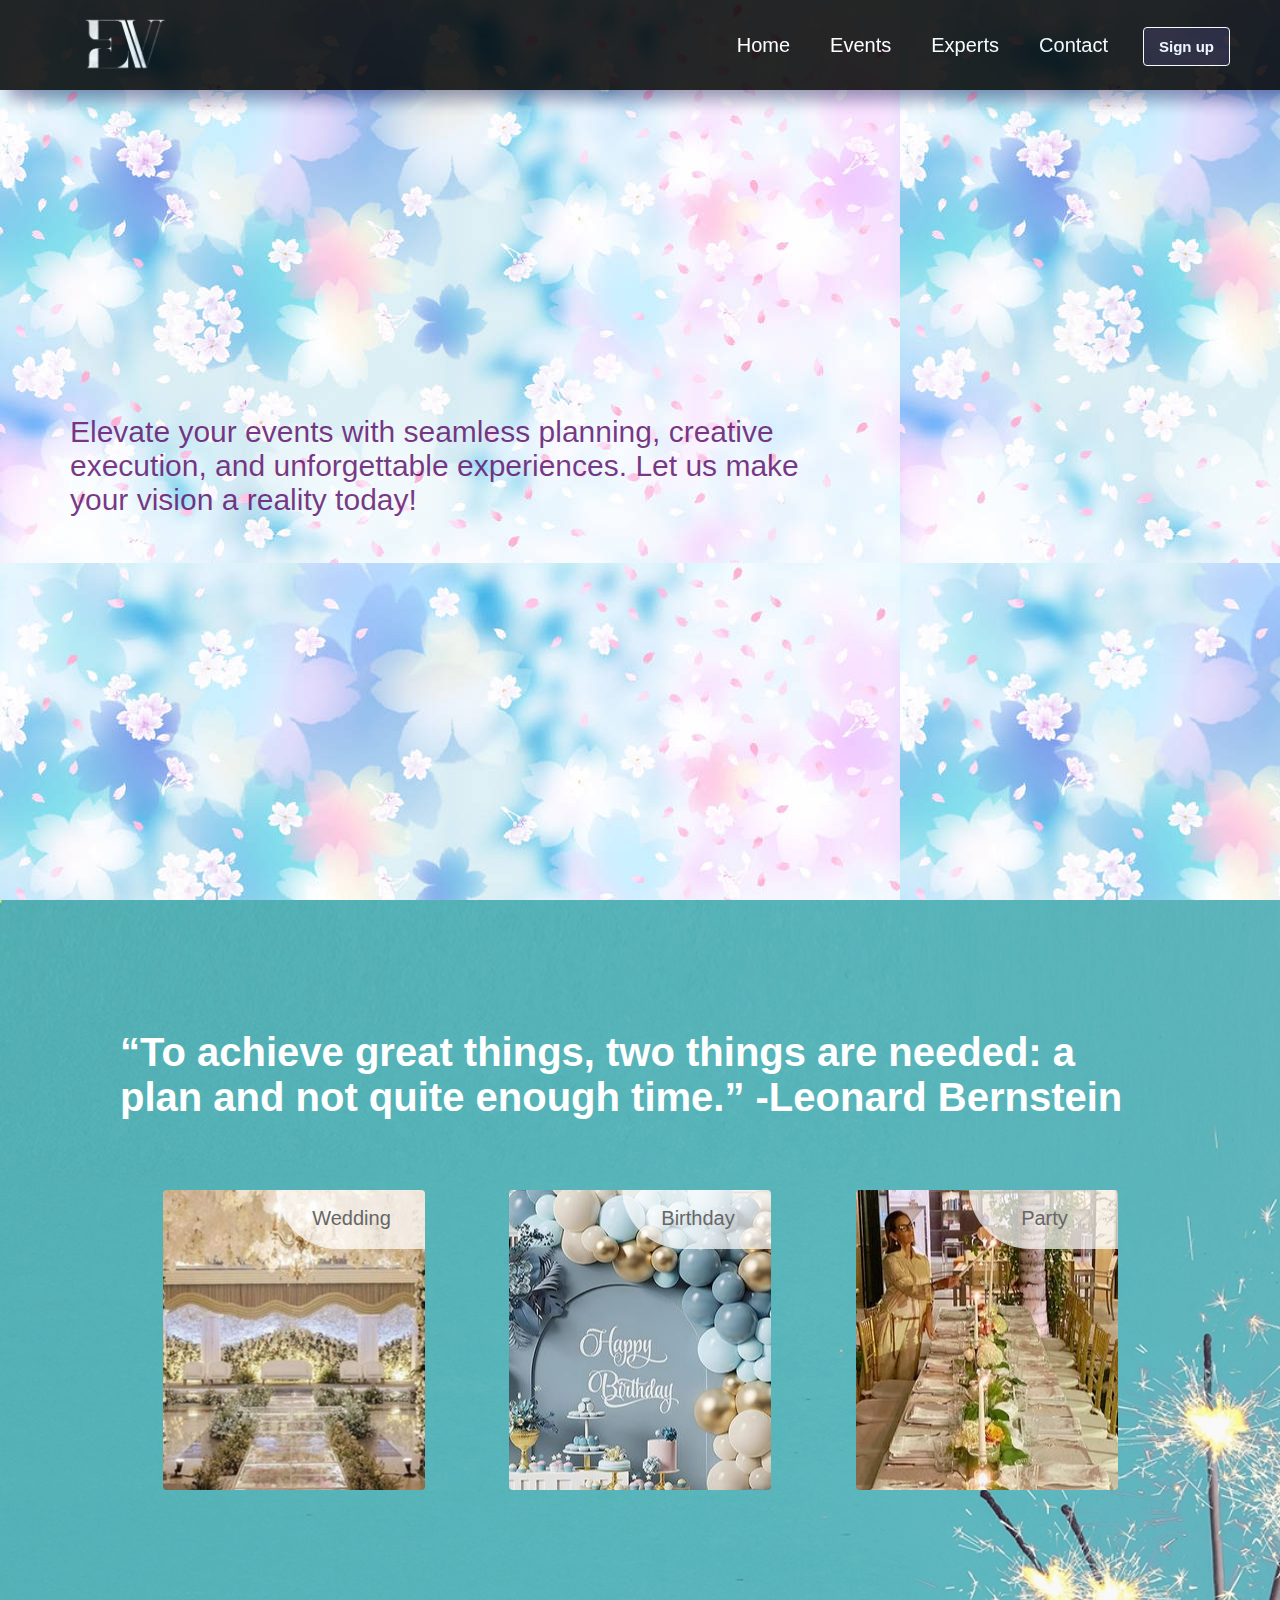
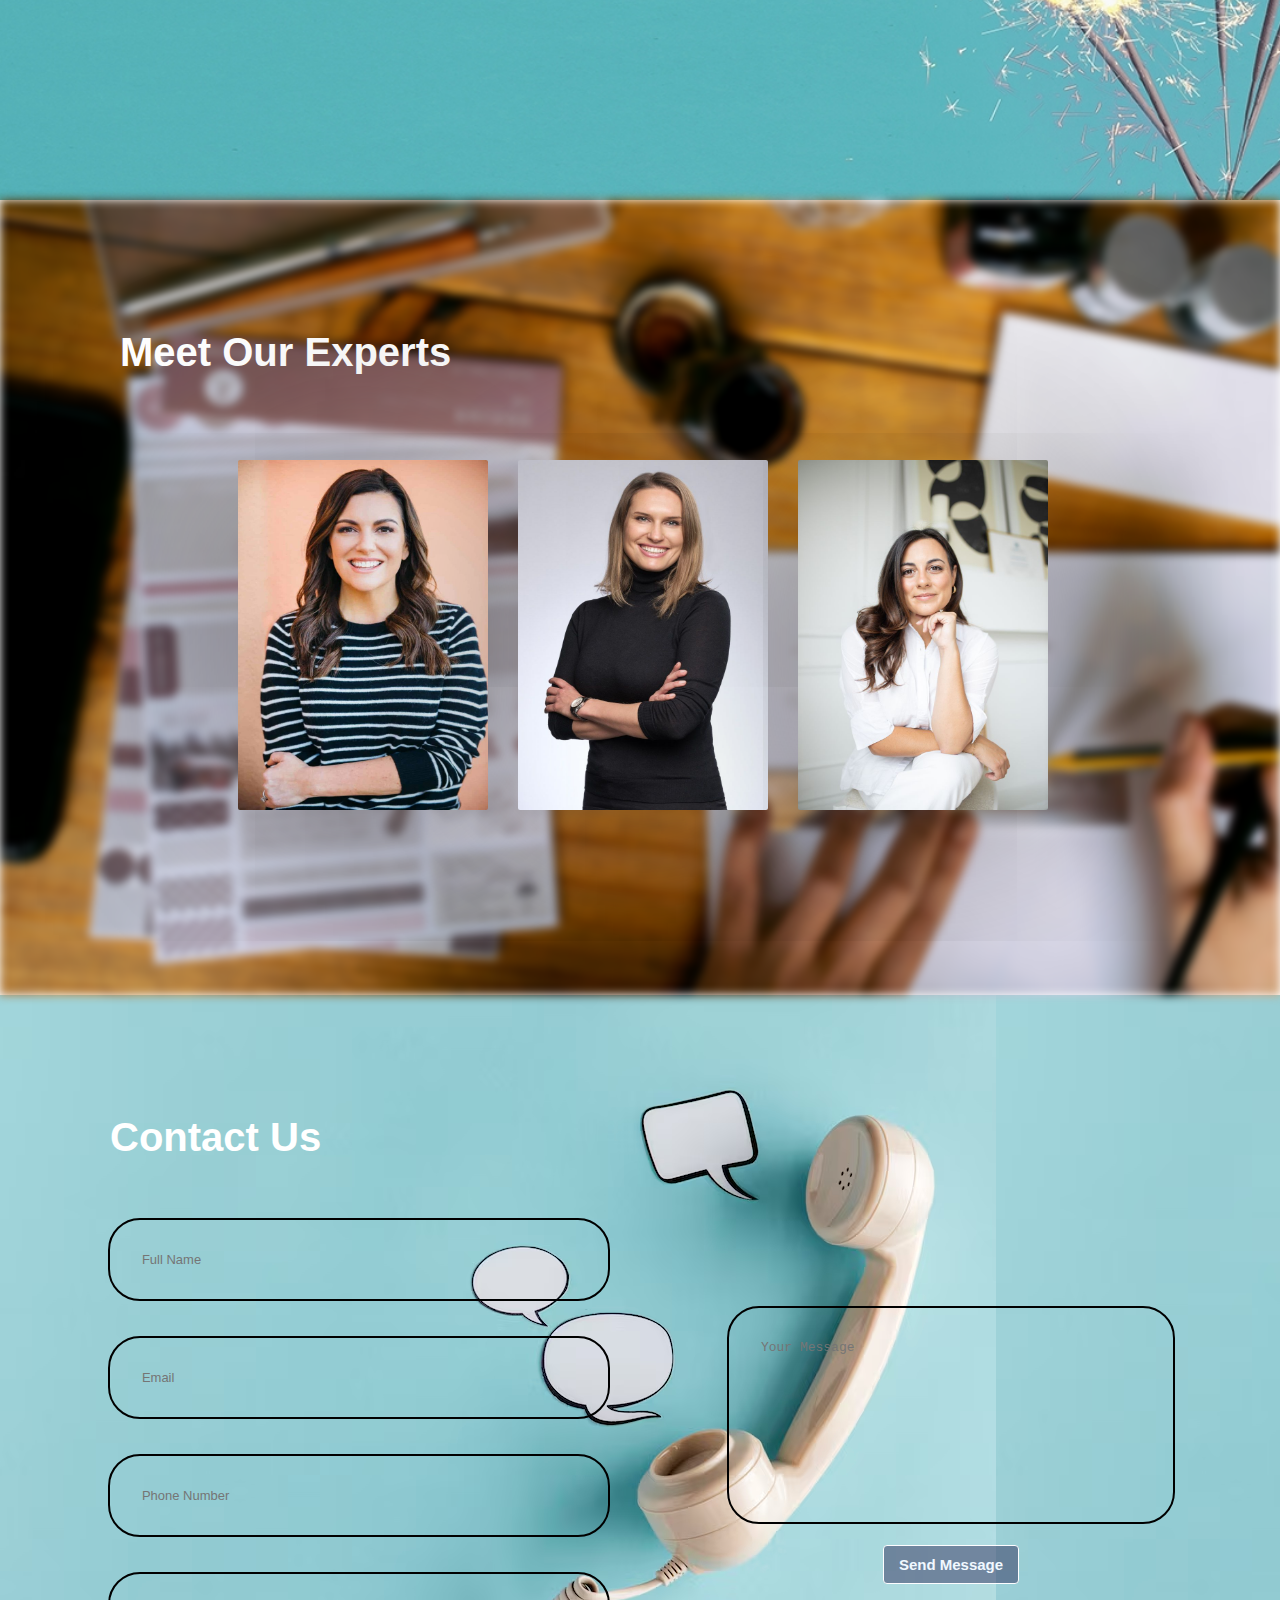
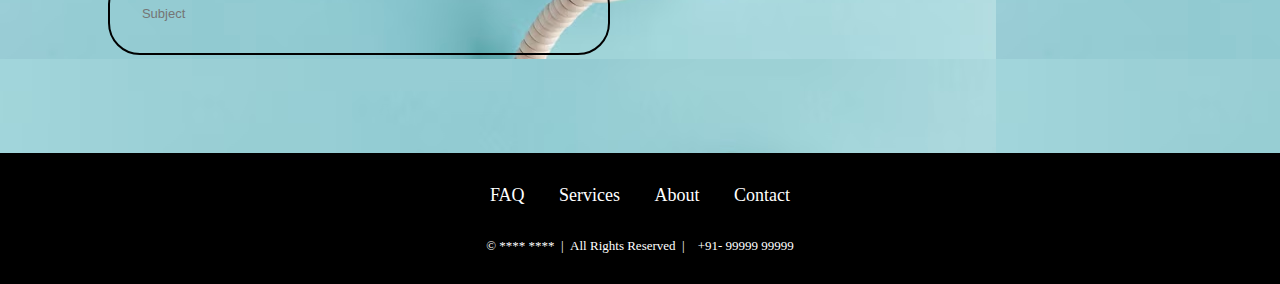
<file: pronew/html/index.html>
<!DOCTYPE html>
<html lang="en">
<head>
    <meta charset="UTF-8">
    <meta name="viewport" content="width=device-width, initial-scale=1.0">
    <title>Document</title>
    <link rel="stylesheet" href="../css/style.css">
    <link rel="preconnect" href="https://fonts.googleapis.com">
    <link rel="preconnect" href="https://fonts.gstatic.com" crossorigin>
    <link href="https://fonts.googleapis.com/css2?family=Merienda:wght@300..900&family=Noto+Serif:ital,wght@0,100..900;1,100..900&display=swap" rel="stylesheet">
</head>
<body>
    <div class="home" id="home">
    <div class="nav">
      <div class="logo">
          <img src="../image/main_logo.png" width="300px" alt="logo" srcset="">
      </div>
      <div class="hamburger" onclick="toggleMenu()">
          &#9776;
      </div>
      <div class="nav_ele" id="navMenu" >
          <ul class="mini_nav">
              <a href="#home"><li>Home</li></a>
              <a href="#events"><li>Events</li></a>
              <a href="#expert"><li>Experts</li></a>
              <a href="#contact"><li>Contact</li></a>
          </ul>
          <div class="btn">
              <a href="../html/login.html"><button class="homebtn">Sign up</button></a>
          </div>
      </div>
  </div>
  
  
    <div class="quote" >
        <div class="heading  typing_animation">
            <p class="firstline">Crafting <span class="color">Moments,</span> 
                Creating <span class="color">Memories</span>
            </p> 
            <p class="secondline">Your Event, Our Expertise.</p>
        </div><br><br><br>
        <div class="details text">Elevate your events with seamless planning, creative execution, and unforgettable experiences. Let us make your vision a reality today!</div>
    </div>
 </div>


 <div class="events" id="events">
  <p class="title" id="">“To achieve great things, two things are needed: a plan and not quite enough time.” 
    -Leonard Bernstein</p><br>
    <div id="card">
     
        <div class="container">
         
            <a class="card1 card" href="#">
              
              <p class="small">Transform your wedding into a fairy tale with our enchanted forest theme. Let lush greenery, twinkling lights, and whimsical touches transport you to a magical realm. Create memories amidst nature's beauty, under a canopy of stars. Let us craft an unforgettable celebration that reflects your love story's enchantment.</p>
              <div class="go-corner" href="#">
                <div class="go-arrow">
                  Wedding
                </div>
              </div>
            </a>
            <a class="card2 card" href="#">
              
              <p class="small">Transform your celebration with bespoke birthday decor! From custom-themed balloon arches to personalized banners and table settings, our team crafts unforgettable ambiance tailored to your style. Elevate your event with our attention to detail and creativity. Make this birthday one to remember with our unique decorations!</p>
             
              <div class="go-corner" href="#">
                <div class="go-arrow">
                  Birthday
                </div>
              </div>
            </a>
            <a class="card3 card" href="#">
              <p class="small">Transform your party space into a whimsical wonderland with our innovative holographic décor, featuring interactive projections that dance to the rhythm of your music. Elevate the atmosphere with customizable light sculptures and floating installations, ensuring an unforgettable experience for you and your guests. Let imagination ignite your celebration!</p>
            
              <div class="go-corner" href="#">
                <div class="go-arrow">
                  Party
                </div>
              </div>
            </a>
            </div>
 </div>
 </div>


<div class="expert" id="expert">
  <p class="title">Meet Our Experts</p>
<div class="experts">
 <div class="expcont">
  <div class="expcard">
    <div class="imgbx">
      <img src="../image/exp1.jfif" alt="">
    </div>
    <div class="content">
      <p>Jonita Jones</p>
      <p>planner</p>
    </div>
  </div>
 </div>
 <div class="expcont">
  <div class="expcard">
    <div class="imgbx">
      <img src="../image/exp2.jfif" alt="">
    </div>
    <div class="content">
      <p>Laith Jorden</p>
      <p>planner</p>
    </div>
  </div>
 </div>
 <div class="expcont">
  <div class="expcard">
    <div class="imgbx">
      <img src="../image/exp3.jfif" alt="">
    </div>
    <div class="content">
      <p>Shea Miller</p>
      <p>planner</p>
    </div>
  </div>
 </div>
 </div>
</div> 


  <div class="contact" id="contact">
    <p class="title">Contact Us</p>
    <form action="https://formspree.io/f/xbjnnyar" method="post">
      <div class="input-group">
        <div class="input-box">
          <input type="text" name="full name" placeholder="Full Name" required>
          <input type="email" name="email" placeholder="Email" required>
        </div>
        <div class="input-box">
          <input type="number" name="number" placeholder="Phone Number">
          <input type="text" name="subject" placeholder="Subject">
        </div>
      </div>

      <div class="input-group-2">
        <textarea name="Message" id="" cols="30" rows="10" placeholder="Your Message" required></textarea>
        <input type="submit" value="Send Message" class="homebtn">
      </div>
    </form>
  </div>



  <footer class="footer">
    <ul>
      <li><a href="#">FAQ</a></li>
      <li><a href="#service">Services</a></li>
      <li><a href="#home">About</a></li>
      <li><a href="#contact">Contact</a></li>
    </ul>
    <p class="copyright">
      © **** **** &nbsp;| &nbsp;All Rights Reserved &nbsp;|&nbsp; &nbsp;<i class="fa fa-phone"></i> +91- 99999 99999 
    </p>
  </footer>

  <script src="../js/home.js"></script>
</body>
</html>
</file>
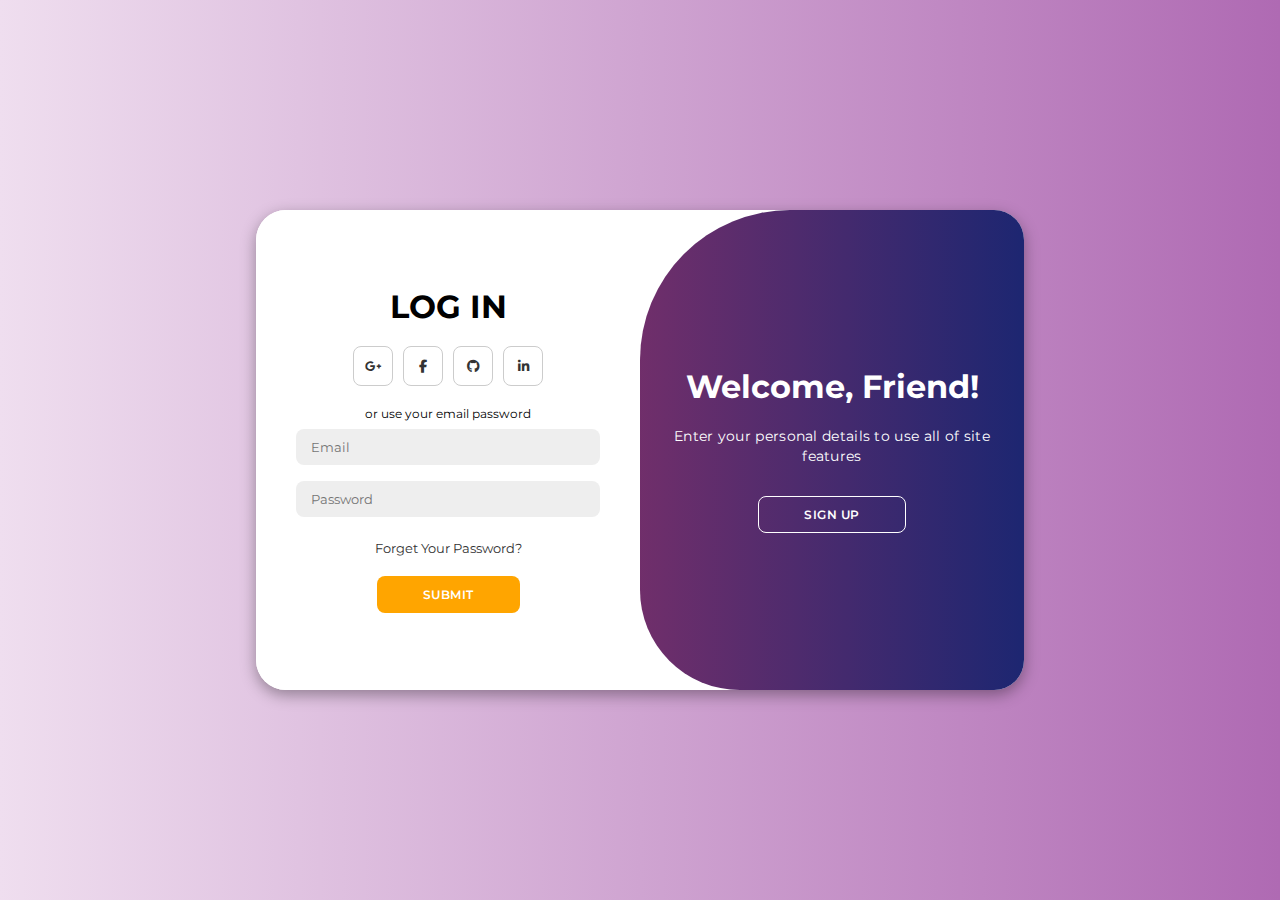
<file: pronew/html/login.html>
<!DOCTYPE html>
<html lang="en">
<head>
    <meta charset="UTF-8">
    <meta name="viewport" content="width=device-width, initial-scale=1.0">
    <link rel="stylesheet" href="https://cdnjs.cloudflare.com/ajax/libs/font-awesome/6.4.2/css/all.min.css">
    <link rel="stylesheet" href="../css/login.css">
    <title>Login Page</title>
</head>
<body>

    <div class="container" id="container">
        <div class="form-container sign-up">
            <form>
                <h1>Create Account</h1>
                <div class="social-icons">
                    <a href="#" class="icon"><i class="fa-brands fa-google-plus-g"></i></a>
                    <a href="#" class="icon"><i class="fa-brands fa-facebook-f"></i></a>
                    <a href="#" class="icon"><i class="fa-brands fa-github"></i></a>
                    <a href="#" class="icon"><i class="fa-brands fa-linkedin-in"></i></a>
                </div>
                <span>or use your email for registration</span>
                <input type="text" placeholder="Name">
                <input type="email" placeholder="Email">
                <input type="password" placeholder="Password">
                <button type="submit">Sign Up</button>
                
                <!-- New Login Button for Small Screens -->
                 <p class="hide">Already have an account ?</p>
                <a href="../html/small_screen.html"><button  type="button" class="small-screen-button" id="smallScreenLogin">LOG IN</button></a>
            </form>
        </div>

        

        <div class="form-container sign-in">
            <form>
                <h1>LOG IN</h1>
                <div class="social-icons">
                    <a href="#" class="icon"><i class="fa-brands fa-google-plus-g"></i></a>
                    <a href="#" class="icon"><i class="fa-brands fa-facebook-f"></i></a>
                    <a href="#" class="icon"><i class="fa-brands fa-github"></i></a>
                    <a href="#" class="icon"><i class="fa-brands fa-linkedin-in"></i></a>
                </div>
                <span>or use your email password</span>
                <input type="email" placeholder="Email">
                <input type="password" placeholder="Password">
                <a href="#">Forget Your Password?</a>
                <button>Submit</button>
            </form>
        </div>
        <div class="toggle-container">
            <div class="toggle">
                <div class="toggle-panel toggle-left">
                    <h1>Welcome Back!</h1>
                    <p>Already have an account?</p>
                    <button class="hidden" id="login">LOG In</button>
                </div>
                <div class="toggle-panel toggle-right">
                    <h1>Welcome, Friend!</h1>
                    <p>Enter your personal details to use all of site features</p>
                    <button class="hidden" id="register">Sign Up</button>
                   
                </div>
            </div>
        </div>
    </div>

    <script src="../js/login.js"></script>

</body>
</html>
</file>
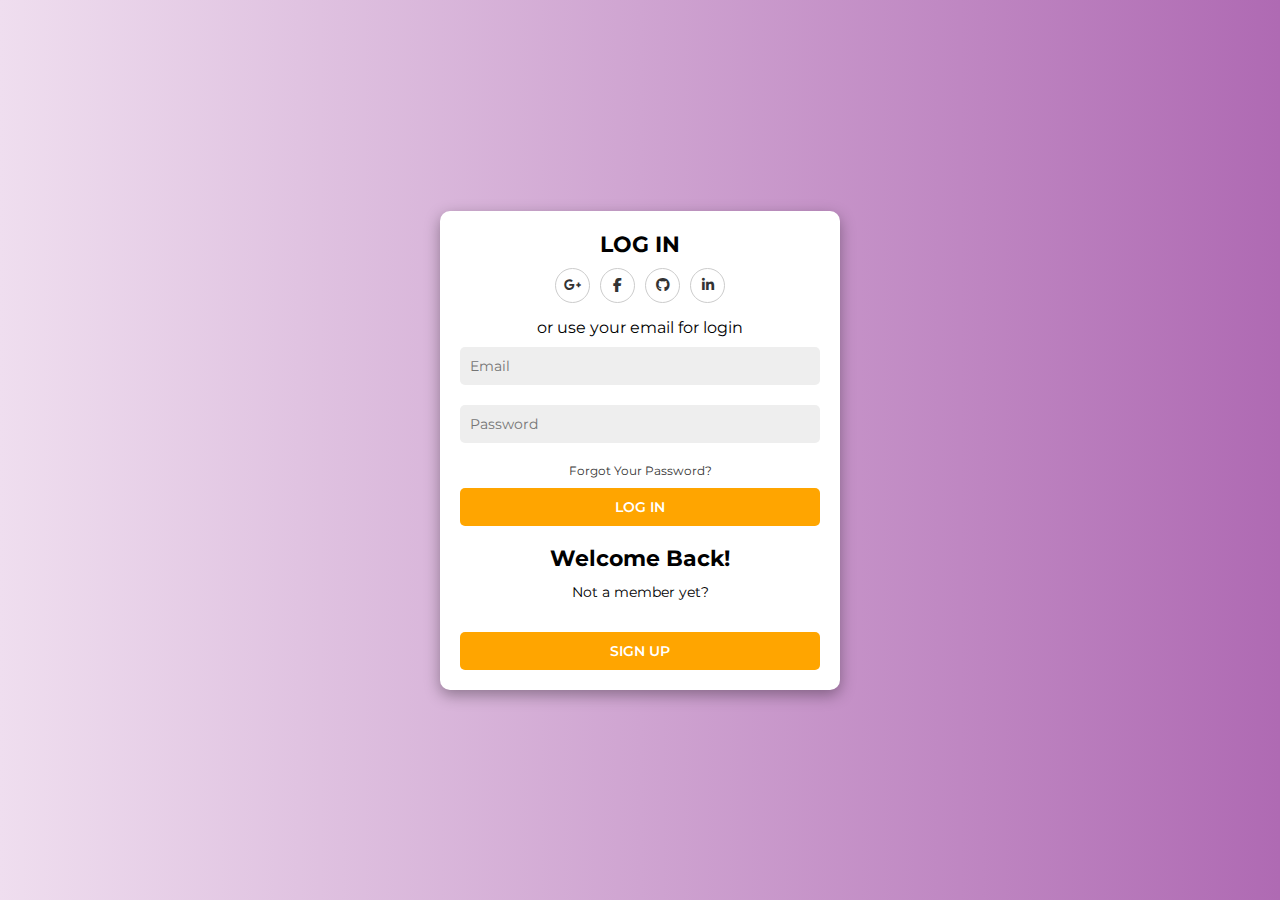
<file: pronew/html/small_screen.html>
<!DOCTYPE html>
<html lang="en">
<head>
    <meta charset="UTF-8">
    <meta name="viewport" content="width=device-width, initial-scale=1.0">
    <link rel="stylesheet" href="https://cdnjs.cloudflare.com/ajax/libs/font-awesome/6.4.2/css/all.min.css">
    <link rel="stylesheet" href="../css/small_screen.css"> 
    <title>Login Page</title>
</head>
<body>

    <div class="container">
        <div class="form-container sign-in">
            <form>
                <h1>LOG IN</h1>
                <div class="social-icons">
                    <a href="#" class="icon"><i class="fa-brands fa-google-plus-g"></i></a>
                    <a href="#" class="icon"><i class="fa-brands fa-facebook-f"></i></a>
                    <a href="#" class="icon"><i class="fa-brands fa-github"></i></a>
                    <a href="#" class="icon"><i class="fa-brands fa-linkedin-in"></i></a>
                </div>
                <span>or use your email for login</span>
                <input type="email" placeholder="Email" required>
                <input type="password" placeholder="Password" required>
                <a href="#">Forgot Your Password?</a>
                <button type="submit">Log In</button>
            </form><br>
        </div>
        <div class="toggle-container">
            <div class="toggle">
                <div class="toggle-panel toggle-left">
                    <h1>Welcome Back!</h1>
                    <p>Not a member yet?</p>
                    <a href="../html/login.html"><button class="hidden">Sign Up</button></a>
                </div>
            </div>
        </div>
    </div>


</body>
</html>
</file>
<file: pronew/css/style.css>
* {
  margin: 0;
  padding: 0;
  box-sizing: border-box;
  text-decoration: none;
  border: none;
  outline: none;
  scroll-behavior: smooth;
}

body{
    color: white;
    margin: 0;
    padding: 0;
    overflow-x: hidden;
}

.nav {
  position: fixed; 
  width: 100%; 
  z-index: 1000; 
  background-color: black;
  box-shadow: 10px 10px 15px rgba(15, 15, 75, 0.477);
  display: flex;
  align-items: center;
  justify-content: space-between;
  padding: 10px 10px;
  height: 10vh; 
  font-size: 30px;
  opacity: 85%;
}

.mini_nav li {
  list-style-type: none;
  padding: 10px 20px;
  color: white;
  font-family:'Lucida Sans', 'Lucida Sans Regular', 'Lucida Grande', 'Lucida Sans Unicode', Geneva, Verdana, sans-serif;
  font-size: 20px;
}

.nav_ele {
  display: flex;
  align-items: center;
}

.mini_nav {
  display: flex;
  margin-top: 0;
  margin-left: 0;
  justify-content: space-between;
}

.logo{
    margin-top: -20px;
    margin-left: -35px;
} 

.mini_nav a {
  color: white;
  text-decoration: none;
  position: relative;
}

.mini_nav a:last-child {
  margin-right: 0; 
}

.mini_nav a:hover {
  box-shadow: 0 0 25px rgb(236, 230, 231);
}

.mini_nav a.active {
  color: rgba(20, 38, 96, 0.847);
}

.mini_nav a.active::after {
  content: "";
  position: absolute;
  bottom: -5px; 
  left: 0;
  width: 100%;
  height: 2px;
  background-color: rgba(255, 255, 255, 0.8); 
}

.btn {
  margin-left: 15px;
  margin-right: 40px;
  color: white;
}

.btn:hover{
  box-shadow: 0 0 25px rgb(236, 230, 231);
}

.homebtn {
  padding: 10px 15px;
  border-radius: 4px;
  border: 1px solid rgb(253, 253, 255);
  font-size: 15px;
  background-color: rgba(40, 37, 84, 0.467);
  color: aliceblue;
  font-weight: 600;
}

.heading{
    font-family: 'Trebuchet MS', 'Lucida Sans Unicode', 'Lucida Grande', 'Lucida Sans', Arial, sans-serif;
    font-size: 40px;
    display: inline-block;
    color: rgb(22, 36, 86);
    line-height: 1.5;
    margin-top: 255px ;
    margin-left: 70px;
}

.text{
    font-size: 30px;
    font-family: 'Gill Sans', 'Gill Sans MT', 'Gill Sans', 'Gill Sans MT', Calibri, 'Trebuchet MS', sans-serif, 'Trebuchet MS', sans-serif;
    width: 60vw;
    color: rgba(91, 12, 105, 0.815);
}
.details{
    margin-left: 70px;
}
.firstline{
    overflow: hidden;
   
    white-space: nowrap;
    animation: typing 2s forwards;
    width: 0;
  }
  .secondline{
    overflow: hidden;
    white-space: nowrap;
    animation: typing 4s forwards;
    animation-delay: 2s;
    width: 0;
  }
  @keyframes typing {
    from { width: 0 }
    to { width: 100% }
  }
.color{
color: rgba(20, 38, 96, 0.847);
}
.home{
padding-bottom: 100px;
height: 100vh;
background-image: url(../image/light-color.jpg);

}
.events{
  width: 100%;
 padding: 90px;
 min-height: 100vh;
 background-image: url(../image/shutterstock_510365542_Web.jpg);
 background-size: cover;
}

.container {
width: 100%;
height: 90%;
display: flex;
flex-wrap: wrap;
align-items: center;
justify-content:space-evenly;
}

h3 {
color: transparent;
font-size: 17px;
line-height: 24px;
font-weight: 700;
margin-bottom: 4px;
}

.small {
font-size: 17px;
font-weight: 400;
line-height: 20px;
color: transparent;
text-align: center;
padding-top: -10px;
&.small {
font-size: 14px;
}
}

.go-corner {
display: flex;
align-items: center;
justify-content: center;
position: absolute;
width: 150px;
height: 60px;
overflow: hidden;
top: 0;
right: 0;
}

.go-arrow {
margin-top: -4px;
margin-right: -4px;
color: rgb(102, 102, 102);
font-size: 20px;
font-weight: 500;
font-family: 'Gill Sans', 'Gill Sans MT', Calibri, 'Trebuchet MS', sans-serif;
}

.card1{
background-image: url(../image/weddding.jpeg);
background-position: center;
}
.card2{
background-image: url(../image/bd2.jpeg);
background-position:  center;

}    
.card3{
background-image: url(../image/outdoorparty.jpeg);
background-position: center;

}
#card{
padding-bottom: 100px;
}

.card {
  position: relative;
  z-index: 1;
  display: block;
  max-width: 262px;
  height: 300px;
  background-color: #f2f8f9;
  border-radius: 4px;
  padding: 92px 34px;
  margin: 12px;
  text-decoration: none;
  overflow: hidden;
  transition: all 0.8s ease-in; 
}

.card:before {
  content: "";
  position: absolute;
  z-index: -1;
  top: -16px;
  right: -16px;
  background: #ffffffb5;
  height: 75px;
  width: 165px;
  border-radius: 200px 0px 90px 900px;
  transform: scale(1);
  transform-origin: 50% 50%;
  transition: none; 
}

.card:hover:before {
  transform: scale(24);
  transition: transform 0.8s ease-in; 
}

.card p {
  color: rgba(47, 46, 46, 0.8);
  opacity: 0;
  transition: opacity 0s ease-in; 
}

.card:hover p {
  opacity: 1; 
  transition: opacity 0.2s ease-in; 
}


.title{
font-size: 40px;
color: white;
font-family: sans-serif;
font-weight: 600;
margin: 40px 30px;
}

.experts{
display: flex;
justify-content: center;
align-items: center;
margin: 70px 130px;
} 


.expert {
  position: relative; 
  padding: 90px;
  min-height: 40vh;
  z-index: 1;
}

.expert::before {
  content: "";
  position: absolute;
  top: 0;
  left: 0;
  width: 100%;
  height: 100%;
  background-image: url('../image/expertbackground.jpg');
  background-size: cover;
  background-position: center;
  background-repeat: no-repeat;
  filter: blur(5px); 
  z-index: -1;
  opacity: 10; 
}


.expcont{
position: relative;
width: 100vw;
display: flex;
justify-content: center;
align-items: center;
flex-wrap: wrap;
padding: 20px;
}
.expcont .expcard{
position: relative;
max-width: 400px;
height: 330px;
width: 225px;
background: #ffffffb5;
margin: 10px 5px;
padding: 20px 15px;
display: flex;
flex-direction: column;
box-shadow: 0 5px 202px rgba(0,0,0,0.5);
transition: 0.2s ease-in;
}
.expcont .expcard img:hover{
translate: -35px -55px;
}

.content {
display: none;
margin-top: 120px;
display: flex;
flex-direction: column;
align-items:end;
font-size: 20px;
font-weight: 600;
color: rgb(88, 88, 88);
}
.content p:nth-child(1){
font-size: 23px;
}
.content p:nth-child(2){
margin-top: -2px;
}
.expcont .expcard .imgbx{
position: relative;
width: 200px;
height: 140px;
}
.expcont .expcard .imgbx img{
margin-top: -35px;
margin-left: -25px;
max-width: 350px;
height: 350px;
width: 250px;
border-radius: 2px;
transition: 0.4s ease-in;
}


.contact{
  padding: 80px;
  border-color:black;
  min-height: 50vh;
  width: 100%;
  background-image: url(../image/contact);
}

.contact form{
  display: flex;
  align-items: center;
  justify-content: center;
  gap: 4rem;
  max-width: 100%;
  text-align: center;
}

.contact form .input-box{
  display: flex;
  justify-content: center;
  flex-wrap: wrap;
}
input:hover{
  box-shadow: 0 4px 10px rgb(151, 46, 147);
}
textarea:hover{
  box-shadow: 0 4px 10px   rgb(151, 46, 147);
}
.contact form .input-box input,
.contact form textarea{
  width: 90%;
  padding: 2rem;
  font-size: 13px;
  color: black;
  background: transparent;
  border-radius:2rem;
  border: 2px solid black;
  margin: 1.1rem ;
  resize: none;
} 

.footer {
  width: 100%; 
  padding: 30px 0;
  background-color: black; 
  margin: 0;
  position: relative; 
  left: 0;
  right: 0; 
  box-sizing: border-box; 
}

footer ul {
  margin: 0;
  padding: 0; 
  font-size: 18px;
  line-height: 1.4;
  text-align: center;
  list-style: none; 
}

.footer ul li {
  display: inline-block; 
  padding: 0 15px;
}

.footer ul li a {
  color: white;
  border-bottom: 3px solid transparent;
  transition: 0.3s ease-in-out;
}

.footer ul li a:hover {
  border-bottom: 3px solid white; 
}

.footer .copyright {
  margin-top: 30px;
  text-align: center;
  font-size: 13px;
  color: white;
}

.hamburger {
  display: none;
  font-size: 30px;
  cursor: pointer;
}



/* ============================================================= */

/* Mobile Styles */
@media (max-width: 768px) {

  .nav_ele {
      position: fixed;
      top: 10vh;
      right: 0;
      width: 250px;
      height: 70vh;
      background-color: rgba(0, 0, 0, 0.9);
      flex-direction: column;
      justify-content: flex-start;
      align-items: flex-start;
      transform: translateX(100%);
      transition: transform 0.3s ease;
  }

  .nav_ele.open {
      transform: translateX(0);
  }

  .mini_nav {
      flex-direction: column;
      width: 100%;
  }

  .mini_nav a {
      color: white;
      padding: 15px 20px;
      text-align: left;
      width: 100%;
  }

  .btn {
      margin-right: 0;
      width: 100%;
      text-align: left;
      padding: 30px 25px;
  }

  .hamburger {
      display: block;
  }
}

/* =================================================================================================================== */
/* responsive */


@media (max-width: 768px) {

  .nav{
    height: 15vh;
  }
  .nav-links {
    width: 70%; 
  }

  .nav-links a {
    padding: 10px 0; 
  }
  .hamburger{
    margin-right: 70px;
  }

  body {
    width: 100%;
  }

   .home {
    min-width: 745px;
    height: 240vh;
    align-items: center; 
    justify-content: center; 
    text-align: center; 
  }

  .details  {
    min-width: auto; 
    width: 90%; 
    left: 15px;
  } 

  .quote {
    height: 140vh;
    position: relative;
    left: -37px; 
    top: 200px;
  }
  
  .events {
    min-width: 745px;
  }

  .expert {
    min-width: 745px;
    min-height: 238vh;
    display: flex;
    flex-direction: column;  
    align-items: center;
  }

  .experts {
    display: flex;
    flex-direction: column; 
    align-items: center; 
    margin: 0; 
  }

  .expcont {
    width: 80%; 
    margin: 10px 0; 
  }

  .contact {
    min-width: 745px;
    min-height: 110vh;
    display: flex;
    justify-content: center; 
    align-items: center; 
    flex-direction: column;
    padding: 10px;
    background-size: cover; 
    background-position: center; 
    top: -80px;
  }

  .contact form {
    width: 100%;
    max-width: 900px; 
    margin: 0 auto; 
    padding: 10px; 
    border-radius: 8px; 
  }

  .footer{
    min-width: 745px;
  }
}
/* ============================================================= */
</file>
<file: pronew/css/login.css>
@import url('https://fonts.googleapis.com/css2?family=Montserrat:wght@300;400;500;600;700&display=swap');

*{
    margin: 0;
    padding: 0;
    box-sizing: border-box;
    font-family: 'Montserrat', sans-serif;
}

body{
    background: linear-gradient(to right, #efdeef, #af6ab3);
    display: flex;
    align-items: center;
    justify-content: center;
    flex-direction: column;
    height: 100vh;
}

.container{
    background-color: #fff;
    border-radius: 30px;
    box-shadow: 0 5px 15px rgba(0, 0, 0, 0.35);
    position: relative;
    overflow: hidden;
    width: 768px;
    max-width: 100%;
    min-height: 480px;
}

.container p{
    font-size: 14px;
    line-height: 20px;
    letter-spacing: 0.3px;
    margin: 20px 0;
}

.container span{
    font-size: 12px;
}

.container a{
    color: #333;
    font-size: 13px;
    text-decoration: none;
    margin: 15px 0 10px;
}

.container button{
    background-color: orange;
    color: #fff;
    font-size: 12px;
    padding: 10px 45px;
    border: 1px solid transparent;
    border-radius: 8px;
    font-weight: 600;
    letter-spacing: 0.5px;
    text-transform: uppercase;
    margin-top: 10px;
    cursor: pointer;
}

.container button:hover{
    background-color: #00a1ff;
}

.container button.hidden{
    background-color: transparent;
    border-color: #fff;
}

.container form{
    background-color: #fff;
    display: flex;
    align-items: center;
    justify-content: center;
    flex-direction: column;
    padding: 0 40px;
    height: 100%;
}

.container input{
    background-color: #eee;
    border: none;
    margin: 8px 0;
    padding: 10px 15px;
    font-size: 13px;
    border-radius: 8px;
    width: 100%;
    outline: none;
}

.form-container{
    position: absolute;
    top: 0;
    height: 100%;
    transition: all 0.6s ease-in-out;
}

.sign-in{
    left: 0;
    width: 50%;
    z-index: 2;
}

.container.active .sign-in{
    transform: translateX(100%);
}

.sign-up{
    left: 0;
    width: 50%;
    opacity: 0;
    z-index: 1;
}

.container.active .sign-up{
    transform: translateX(100%);
    opacity: 1;
    z-index: 5;
    animation: move 0.6s;
}

@keyframes move{
    0%, 49.99%{
        opacity: 0;
        z-index: 1;
    }
    50%, 100%{
        opacity: 1;
        z-index: 5;
    }
}

.social-icons{
    margin: 20px 0;
}

.social-icons a{
    border: 1px solid #ccc;
    border-radius: 20%;
    display: inline-flex;
    justify-content: center;
    align-items: center;
    margin: 0 3px;
    width: 40px;
    height: 40px;
}

.toggle-container{
    position: absolute;
    top: 0;
    left: 50%;
    width: 50%;
    height: 100%;
    overflow: hidden;
    transition: all 0.6s ease-in-out;
    border-radius: 150px 0 0 100px;
    z-index: 1000;
}

.container.active .toggle-container{
    transform: translateX(-100%);
    border-radius: 0 150px 100px 0;
}

.toggle{
    background-color: linear-gradient(to left, #00a1ff, #00ff8f);
    height: 100%;
    background: linear-gradient(to right, #C33764  , #1D2671);
    color: #fff;
    position: relative;
    left: -100%;
    height: 100%;
    width: 200%;
    transform: translateX(0);
    transition: all 0.6s ease-in-out;
}

.container.active .toggle{
    transform: translateX(50%);
}

.toggle-panel{
    position: absolute;
    width: 50%;
    height: 100%;
    display: flex;
    align-items: center;
    justify-content: center;
    flex-direction: column;
    padding: 0 30px;
    text-align: center;
    top: 0;
    transform: translateX(0);
    transition: all 0.6s ease-in-out;
}

.toggle-left{
    transform: translateX(-200%);
}

.container.active .toggle-left{
    transform: translateX(0);
}

.toggle-right{
    right: 0;
    transform: translateX(0);
}

.container.active .toggle-right{
    transform: translateX(200%);
}

.small-screen-button {
    display: none; /* Hide by default */
}
.hide{
    display: none;
}

/* ======================================================================================= */


@media(max-width:790px){
    body{
        padding: 20px;
    }
    }
    
@media (max-width: 480px) {

        .small-screen-button {
            display: block; /* Show on small screens */
            margin-bottom: -1px;
            background-color: orange; /* Style as needed */
            color: #fff;
            padding: 8px 20px;
            border: none;
            border-radius: 8px;
            cursor: pointer;
        }

        .hide{
            display: block;
        }
    .container {
        width: 100%;
        height: 100%;
        min-height: 600px; 
        border-radius: 0; 
        overflow: hidden; /* Ensure the content fits within the container */
    }

    /* Adjust form container width and positioning */
    .form-container {
        width: 100%;
        padding: 20px;
        position: relative;
    }

    /* Adjust form element styling */
    .container form {
        padding: 0 20px;
        width: 100%;
    }

    /* Input and button adjustments */
    .container input {
        padding: 10px;
        font-size: 14px;
    }

    .container button {
        padding: 8px 20px;
        font-size: 14px;
        margin: 5px 0;
    }

    /* Social icons */
    .social-icons a {
        width: 35px;
        height: 35px;
        margin: 0 5px;
        font-size: 14px;
    }

    /* Hide the toggle-container on smaller screens */
    .toggle-container {
        display: none; 
    }

    /* Ensure sign-in and sign-up sections take full width */
    .sign-in, .sign-up {
        width: 100%;
        position: relative;
        opacity: 1;
        transform: translateX(0) !important; /* Override transform properties */
        z-index: 1;
        left: 0; 
    }

    /* Adjust header and text font sizes */
    .container h1 {
        font-size: 18px;
    }

    .container p, .container span {
        font-size: 12px;
    }

    /* Remove fixed height for the container to prevent overflow */
    .container.active .sign-in,
    .container.active .sign-up {
        transform: none;
        transition: none; /* Remove transition effect for simpler responsiveness */
    }

    /* Fix the layout in case of alignment issues */
    .toggle-left, .toggle-right {
        display: none; /* Hide toggle panels on mobile view */
    }

    .toggle {
        transform: none;
    }
}
</file>
<file: pronew/css/small_screen.css>
/* CSS for Login Page on Small Screens (480px and below) */
@import url('https://fonts.googleapis.com/css2?family=Montserrat:wght@300;400;500;600;700&display=swap');

* {
    margin: 0;
    padding: 0;
    box-sizing: border-box;
    font-family: 'Montserrat', sans-serif;
}

body {
    background: linear-gradient(to right, #efdeef, #af6ab3);
    display: flex;
    align-items: center;
    justify-content: center;
    height: 100vh;
    padding: 20px;
}

.container {
    background-color: #fff;
    border-radius: 10px;
    box-shadow: 0 5px 15px rgba(0, 0, 0, 0.35);
    width: 100%;
    max-width: 400px;
    padding: 20px;
}

h1 {
    font-size: 22px;
    margin-bottom: 10px;
    text-align: center;
}

p {
    font-size: 14px;
    line-height: 20px;
    text-align: center;
    margin-bottom: 20px;
}

.social-icons {
    display: flex;
    justify-content: center;
    margin-bottom: 15px;
}

.social-icons a {
    border: 1px solid #ccc;
    border-radius: 50%;
    display: inline-flex;
    justify-content: center;
    align-items: center;
    margin: 0 5px;
    width: 35px;
    height: 35px;
    font-size: 14px;
}

form {
    display: flex;
    flex-direction: column;
    align-items: center;
}

input {
    background-color: #eee;
    border: none;
    margin: 10px 0;
    padding: 10px;
    font-size: 14px;
    border-radius: 5px;
    width: 100%;
    outline: none;
}

button {
    background-color: orange;
    color: #fff;
    font-size: 14px;
    padding: 10px 20px;
    border: none;
    border-radius: 5px;
    font-weight: 600;
    cursor: pointer;
    margin-top: 10px;
    width: 100%;
    text-transform: uppercase;
}

button:hover {
    background-color: #00a1ff;
}

a {
    color: #333;
    font-size: 12px;
    text-decoration: none;
    margin-top: 10px;
    display: block;
    text-align: center;
}
</file>
